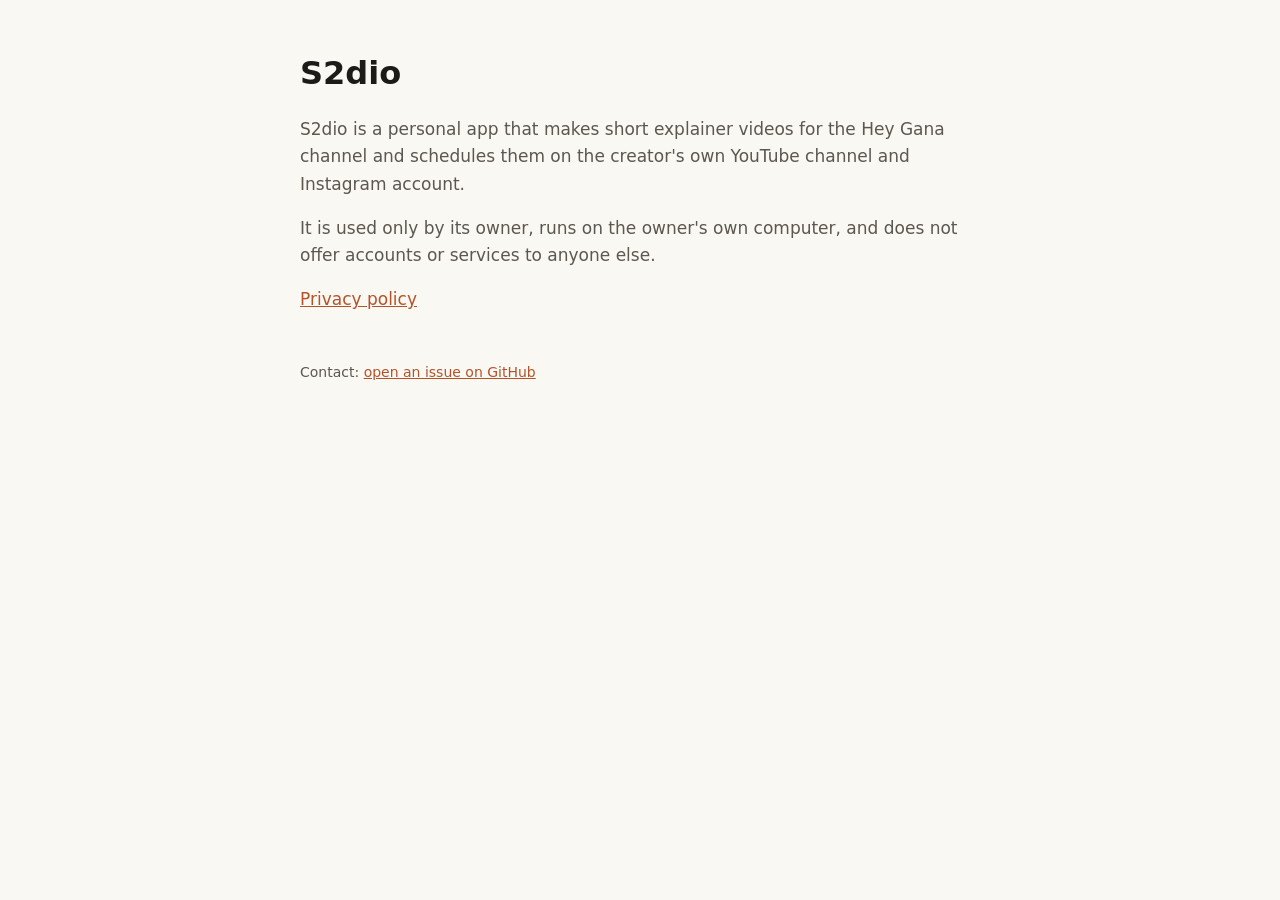
<file: index.html>
<!doctype html><html lang="en"><head><meta charset="utf-8"><meta name="viewport" content="width=device-width,initial-scale=1">
<title>S2dio</title><link rel="stylesheet" href="style.css"></head><body><main>
<h1>S2dio</h1>
<p>S2dio is a personal app that makes short explainer videos for the Hey Gana channel and schedules them on the creator's own YouTube channel and Instagram account.</p>
<p>It is used only by its owner, runs on the owner's own computer, and does not offer accounts or services to anyone else.</p>
<p><a href="privacy.html">Privacy policy</a></p>
<footer>Contact: <a href="https://github.com/GaneshRega/s2dio/issues">open an issue on GitHub</a></footer>
</main></body></html>
</file>
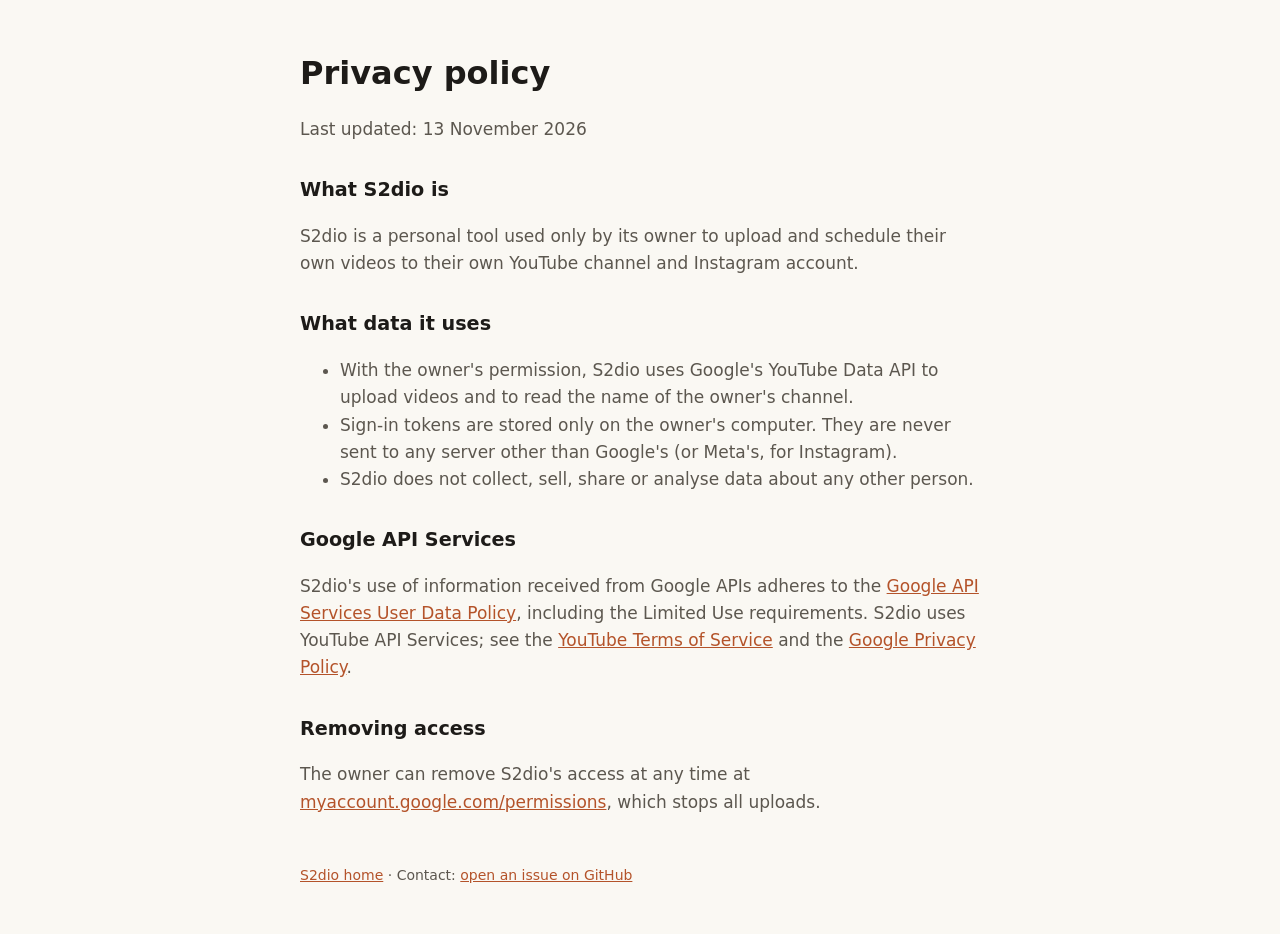
<file: privacy.html>
<!doctype html><html lang="en"><head><meta charset="utf-8"><meta name="viewport" content="width=device-width,initial-scale=1">
<title>S2dio Privacy</title><link rel="stylesheet" href="style.css"></head><body><main>
<h1>Privacy policy</h1>
<p>Last updated: 13 November 2026</p>
<h2>What S2dio is</h2>
<p>S2dio is a personal tool used only by its owner to upload and schedule their own videos to their own YouTube channel and Instagram account.</p>
<h2>What data it uses</h2>
<ul>
<li>With the owner's permission, S2dio uses Google's YouTube Data API to upload videos and to read the name of the owner's channel.</li>
<li>Sign-in tokens are stored only on the owner's computer. They are never sent to any server other than Google's (or Meta's, for Instagram).</li>
<li>S2dio does not collect, sell, share or analyse data about any other person.</li>
</ul>
<h2>Google API Services</h2>
<p>S2dio's use of information received from Google APIs adheres to the <a href="https://developers.google.com/terms/api-services-user-data-policy">Google API Services User Data Policy</a>, including the Limited Use requirements. S2dio uses YouTube API Services; see the <a href="https://www.youtube.com/t/terms">YouTube Terms of Service</a> and the <a href="https://policies.google.com/privacy">Google Privacy Policy</a>.</p>
<h2>Removing access</h2>
<p>The owner can remove S2dio's access at any time at <a href="https://myaccount.google.com/permissions">myaccount.google.com/permissions</a>, which stops all uploads.</p>
<footer><a href="index.html">S2dio home</a> · Contact: <a href="https://github.com/GaneshRega/s2dio/issues">open an issue on GitHub</a></footer>
</main></body></html>
</file>
<file: style.css>
:root{--bg:#faf8f3;--fg:#1d1b18;--muted:#5c574f;--accent:#b4532a}
@media (prefers-color-scheme:dark){:root{--bg:#141210;--fg:#efe9df;--muted:#a59d90;--accent:#e08a5b}}
body{margin:0;background:var(--bg);color:var(--fg);font:17px/1.6 system-ui,-apple-system,sans-serif}
main{max-width:680px;margin:0 auto;padding:48px 16px}
h1{font-size:2rem;margin:0 0 8px}h2{margin-top:32px;font-size:1.2rem}
p,li{color:var(--muted)}a{color:var(--accent)}footer{margin-top:48px;font-size:14px;color:var(--muted)}
</file>
